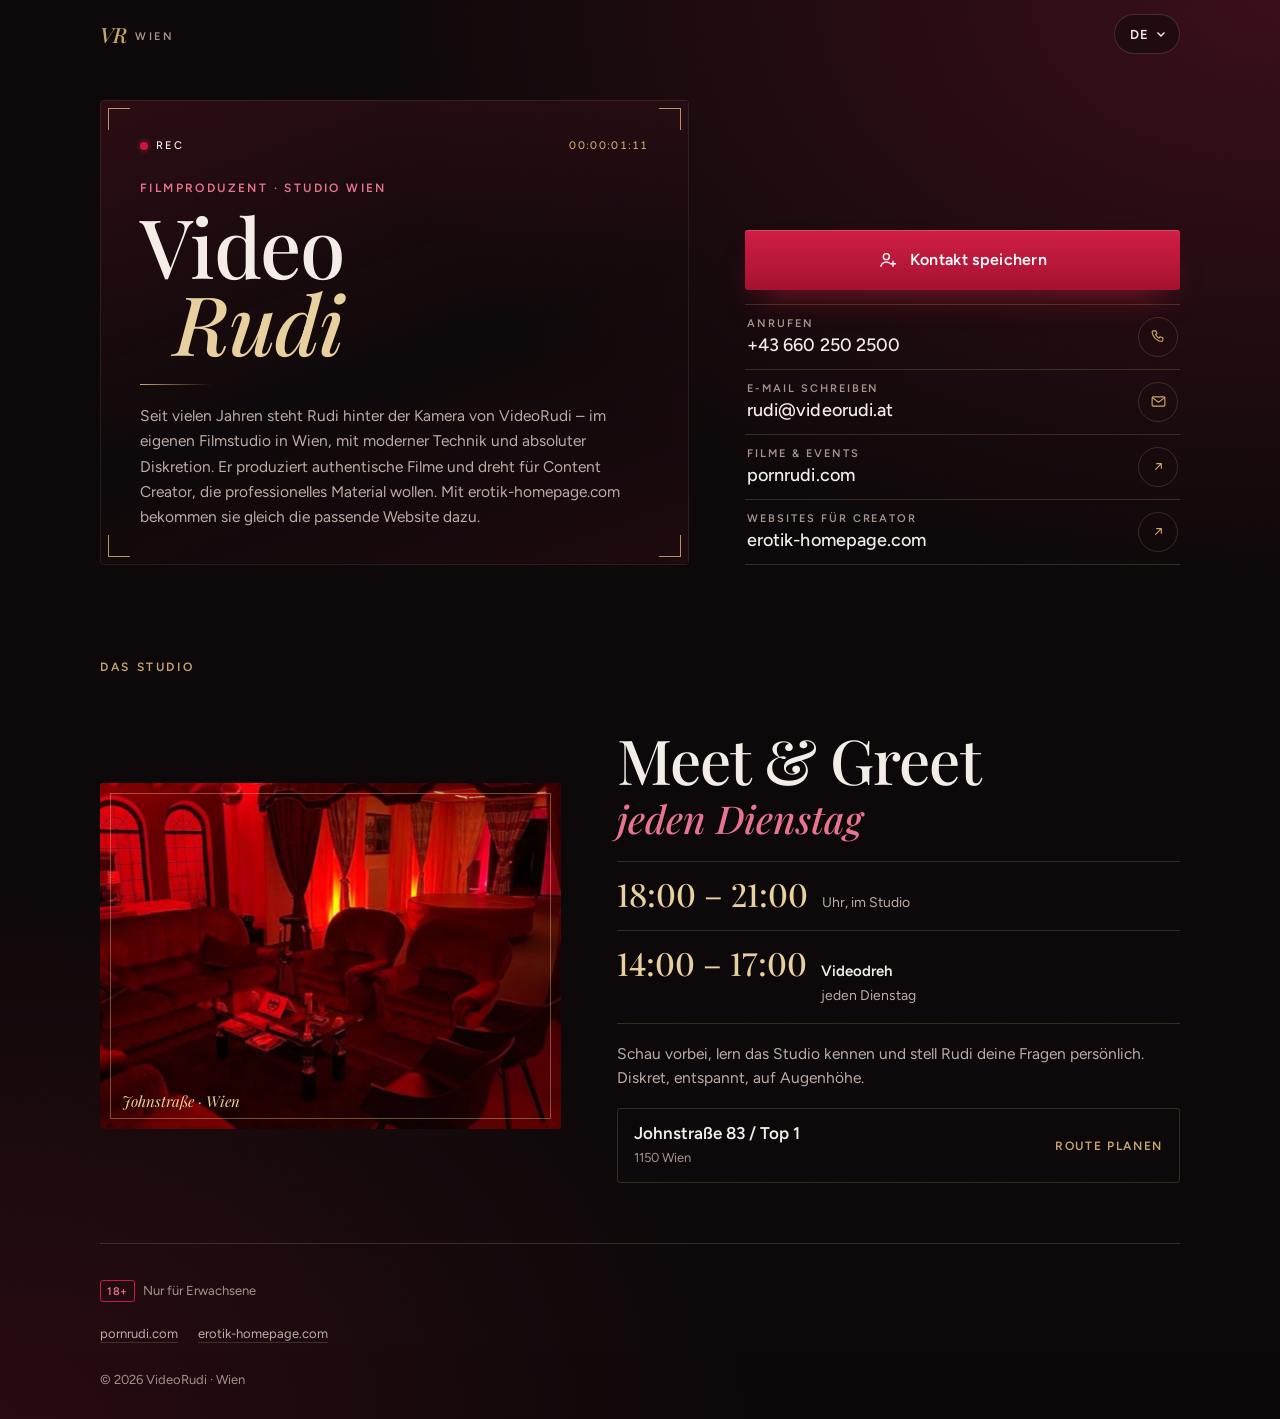
<file: Munkák/VideoRudi/index.html>
<!doctype html>
<html lang="de">
<head>
<meta charset="utf-8">
<meta name="viewport" content="width=device-width,initial-scale=1,viewport-fit=cover">
<title>VideoRudi · Filmstudio Wien</title>
<meta name="description" content="VideoRudi – Filmstudio Wien. Videodreh jeden Dienstag 14–17 Uhr, Meet &amp; Greet 18–21 Uhr, Johnstraße 83, 1150 Wien.">
<meta name="rating" content="adult">
<meta name="theme-color" content="#0c0809">
<meta property="og:title" content="VideoRudi · Filmstudio Wien">
<meta property="og:description" content="Filmproduzent · Studio Wien. Meet &amp; Greet jeden Dienstag, 18–21 Uhr.">
<meta property="og:type" content="profile">
<link rel="icon" href="data:image/svg+xml,%3Csvg xmlns='http://www.w3.org/2000/svg' viewBox='0 0 64 64'%3E%3Crect width='64' height='64' rx='14' fill='%230c0809'/%3E%3Ctext x='32' y='45' text-anchor='middle' font-family='Georgia,serif' font-style='italic' font-size='38' fill='%23c9a46a'%3ER%3C/text%3E%3C/svg%3E">
<link rel="preconnect" href="https://fonts.googleapis.com">
<link rel="preconnect" href="https://fonts.gstatic.com" crossorigin>
<link rel="stylesheet" href="https://fonts.googleapis.com/css2?family=Figtree:wght@400;500;600&family=Playfair+Display:ital,wght@0,400;0,500;0,600;1,400;1,500&display=swap">
<style>
  :root{
    --ink:#0c0809; --ink-2:#130b0d; --wine:#3b0c17; --wine-2:#5e1324;
    --crimson:#c8183f; --rose:#e8728f; --gold:#c9a46a; --gold-2:#e8cf9d;
    --text:#f4ede7; --dim:#bcaaa3; --faint:#a3918a; --line:rgba(201,164,106,.22);
    --serif:"Playfair Display",Georgia,"Times New Roman",serif;
    --sans:"Figtree",system-ui,-apple-system,"Segoe UI",sans-serif;
    --ease:cubic-bezier(.2,.7,.2,1);
  }
  *{box-sizing:border-box}
  html{-webkit-text-size-adjust:100%;background:var(--ink)}
  body{margin:0;min-height:100vh;color:var(--text);font:16px/1.55 var(--sans);-webkit-font-smoothing:antialiased;overflow-x:hidden;
    background:
      radial-gradient(120% 70% at 100% 0%,rgba(94,19,36,.55),transparent 60%),
      radial-gradient(90% 60% at 0% 100%,rgba(59,12,23,.6),transparent 65%),
      var(--ink)}
  a{color:inherit;text-decoration:none}
  .wrap{width:min(100% - 32px,520px);margin:0 auto}
  :focus-visible{outline:2px solid var(--gold-2);outline-offset:3px;border-radius:4px}

  /* Filmkorn: feines, warmes Rauschen über allem */
  .grain{position:fixed;inset:-50%;z-index:50;pointer-events:none;opacity:.07;mix-blend-mode:overlay;
    background-image:url("data:image/svg+xml,%3Csvg xmlns='http://www.w3.org/2000/svg' width='160' height='160'%3E%3Cfilter id='n'%3E%3CfeTurbulence type='fractalNoise' baseFrequency='.9' numOctaves='2' stitchTiles='stitch'/%3E%3C/filter%3E%3Crect width='100%25' height='100%25' filter='url(%23n)'/%3E%3C/svg%3E");
    animation:grain 1.2s steps(6) infinite}
  @keyframes grain{0%{transform:translate(0,0)}20%{transform:translate(-3%,2%)}40%{transform:translate(2%,-3%)}60%{transform:translate(-2%,-1%)}80%{transform:translate(3%,3%)}100%{transform:translate(0,0)}}

  /* ---------- Kopf ---------- */
  .top{display:flex;align-items:center;justify-content:space-between;padding:calc(14px + env(safe-area-inset-top)) 0 8px}
  .mark{font:italic 500 21px/1 var(--serif);color:var(--gold);letter-spacing:.01em}
  .mark span{font-style:normal;font:600 11px/1 var(--sans);letter-spacing:.22em;color:var(--faint);margin-left:8px;vertical-align:3px}
  .lang{position:relative}
  .lang-btn{display:inline-flex;align-items:center;gap:7px;min-height:40px;padding:0 13px 0 15px;border:1px solid var(--line);border-radius:999px;background:rgba(19,11,13,.6);color:var(--text);font:600 13px/1 var(--sans);letter-spacing:.08em;cursor:pointer}
  .lang-btn svg{width:10px;height:10px;transition:transform .25s var(--ease)}
  .lang-btn[aria-expanded=true] svg{transform:rotate(180deg)}
  .lang-list{position:absolute;right:0;top:calc(100% + 6px);z-index:20;margin:0;padding:6px;list-style:none;min-width:150px;border:1px solid var(--line);border-radius:14px;background:#160c0f;box-shadow:0 24px 50px -20px #000;
    opacity:0;transform:translateY(-6px);pointer-events:none;transition:opacity .2s,transform .2s var(--ease)}
  .lang-list.open{opacity:1;transform:none;pointer-events:auto}
  .lang-list button{display:flex;justify-content:space-between;align-items:center;width:100%;min-height:42px;padding:0 12px;border:0;border-radius:9px;background:none;color:var(--dim);font:500 14px var(--sans);cursor:pointer;text-align:left}
  .lang-list button b{font-weight:600;letter-spacing:.08em;color:var(--text);font-size:12px}
  .lang-list button:hover,.lang-list button[aria-current=true]{background:rgba(201,164,106,.1);color:var(--text)}
  .lang-list button[aria-current=true] b{color:var(--gold-2)}

  /* ---------- Karte (Sucher) ---------- */
  .card{position:relative;margin:14px 0 0;padding:26px 22px 24px;border-radius:4px;isolation:isolate;
    background:linear-gradient(160deg,rgba(94,19,36,.38),rgba(19,11,13,.2) 55%,rgba(59,12,23,.35));overflow:hidden}
  .card::before{content:"";position:absolute;inset:0;z-index:-1;border:1px solid rgba(201,164,106,.12)}
  /* Ecken des Suchers */
  .corner{position:absolute;width:22px;height:22px;border:solid var(--gold);border-width:0;opacity:.9}
  .c-tl{top:8px;left:8px;border-top-width:1.5px;border-left-width:1.5px}
  .c-tr{top:8px;right:8px;border-top-width:1.5px;border-right-width:1.5px}
  .c-bl{bottom:8px;left:8px;border-bottom-width:1.5px;border-left-width:1.5px}
  .c-br{bottom:8px;right:8px;border-bottom-width:1.5px;border-right-width:1.5px}
  /* Licht-Sweep beim Laden – als hätte der NFC-Tap die Karte eingeschaltet */
  .sweep{position:absolute;inset:-40% -60%;z-index:3;pointer-events:none;opacity:0;
    background:linear-gradient(105deg,transparent 38%,rgba(255,226,190,.07) 44%,rgba(255,236,210,.32) 50%,rgba(255,226,190,.07) 56%,transparent 62%)}
  .rec{display:flex;align-items:center;justify-content:space-between;font:500 11px/1 var(--sans);letter-spacing:.2em;color:var(--dim);text-transform:uppercase}
  .rec .dot{display:inline-flex;align-items:center;gap:8px;color:var(--text)}
  .rec .dot i{width:8px;height:8px;border-radius:50%;background:var(--crimson);box-shadow:0 0 0 3px rgba(200,24,63,.18);animation:rec 1.8s ease-in-out infinite}
  .rec .tc{font-variant-numeric:tabular-nums;letter-spacing:.12em;color:var(--gold)}
  @keyframes rec{0%,100%{opacity:1}50%{opacity:.25}}
  .kicker{margin:30px 0 10px;font:600 12px/1.3 var(--sans);letter-spacing:.2em;text-transform:uppercase;color:var(--rose)}
  .name{margin:0;font:500 clamp(52px,16vw,82px)/.95 var(--serif);letter-spacing:-.015em;color:var(--text)}
  .name .first{display:block}
  .name .last{display:block;font-style:italic;padding-left:.42em;color:var(--gold-2)}
  .rule{display:block;width:72px;height:1px;margin:22px 0 18px;background:linear-gradient(90deg,var(--gold),transparent)}
  .bio{margin:0;color:var(--dim);font-size:15.5px;line-height:1.62;max-width:34em}

  /* ---------- Aktionen ---------- */
  .save{position:relative;display:flex;align-items:center;justify-content:center;gap:12px;width:100%;min-height:60px;margin:22px 0 0;border-radius:3px;
    background:linear-gradient(180deg,#d01d45,#a3112f);color:#fff;font:600 16px/1 var(--sans);letter-spacing:.02em;
    box-shadow:0 1px 0 rgba(255,255,255,.18) inset,0 16px 34px -16px rgba(200,24,63,.75);transition:transform .15s var(--ease),filter .2s}
  .save::after{content:"";position:absolute;inset:-1px;border-radius:inherit;pointer-events:none;box-shadow:0 0 0 0 rgba(200,24,63,.45);animation:pulse 3.2s ease-out 2.4s infinite}
  @keyframes pulse{0%{box-shadow:0 0 0 0 rgba(200,24,63,.45)}70%,100%{box-shadow:0 0 0 14px rgba(200,24,63,0)}}
  .save:active{transform:scale(.985)}
  .save:hover{filter:brightness(1.07)}
  .save svg{width:20px;height:20px}
  .actions{margin:14px 0 0;padding:0;list-style:none;border-top:1px solid var(--line)}
  .actions a{display:grid;grid-template-columns:1fr auto;align-items:center;gap:4px 14px;min-height:64px;padding:12px 2px;border-bottom:1px solid var(--line);transition:background .2s,padding .25s var(--ease)}
  .actions a:hover{background:linear-gradient(90deg,rgba(201,164,106,.07),transparent);padding-left:8px}
  .actions .lbl{font:600 11px/1.2 var(--sans);letter-spacing:.18em;text-transform:uppercase;color:var(--faint)}
  .actions .val{grid-column:1;font:500 18px/1.2 var(--sans);letter-spacing:.005em;color:var(--text);overflow-wrap:anywhere}
  .actions .ico{grid-row:1/3;grid-column:2;display:grid;place-items:center;width:40px;height:40px;border:1px solid var(--line);border-radius:50%;color:var(--gold)}
  .actions .ico svg{width:17px;height:17px}
  .actions a:hover .ico{border-color:var(--gold);color:var(--gold-2)}

  /* ---------- Studio ---------- */
  .studio{padding:64px 0 24px}
  .eyebrow{margin:0 0 18px;font:600 12px/1 var(--sans);letter-spacing:.22em;text-transform:uppercase;color:var(--gold)}
  .photo{position:relative;margin:0;aspect-ratio:4/3;overflow:hidden;border-radius:3px;
    background:
      repeating-linear-gradient(90deg,rgba(0,0,0,.28) 0 14px,rgba(255,255,255,.02) 22px,rgba(0,0,0,.25) 36px),
      linear-gradient(180deg,#4a0f1c,#22080d 70%,#120709)}
  .photo img{position:absolute;inset:0;width:100%;height:118%;object-fit:cover;transform:translateY(var(--py,0px)) scale(1.06);will-change:transform}
  .photo::after{content:"";position:absolute;inset:10px;border:1px solid rgba(232,207,157,.38);pointer-events:none}
  .photo figcaption{position:absolute;left:22px;bottom:20px;font:italic 400 15px/1 var(--serif);color:var(--gold-2);text-shadow:0 1px 12px #000}
  .mg{margin:34px 0 0}
  .mg h2{margin:0;font:500 clamp(42px,12.5vw,62px)/1 var(--serif);letter-spacing:-.015em}
  .mg h2 em{display:block;font-style:italic;color:var(--rose);font-size:.62em;margin-top:8px;letter-spacing:0}
  .when{display:flex;align-items:baseline;gap:14px;margin:24px 0 0;padding:16px 0;border-top:1px solid var(--line);border-bottom:1px solid var(--line)}
  .when .t{font:500 32px/1 var(--serif);font-variant-numeric:lining-nums tabular-nums;color:var(--gold-2)}
  .when .d{color:var(--dim);font-size:14px}
  .when + .when{margin-top:0;border-top:0}
  .when .d b{display:block;margin-bottom:2px;color:var(--text);font-weight:600;font-size:15px}
  .invite{margin:18px 0 0;color:var(--dim);font-size:15.5px}
  .addr{display:flex;align-items:center;justify-content:space-between;gap:14px;min-height:64px;margin:18px 0 0;padding:14px 16px;border:1px solid var(--line);border-radius:3px;transition:border-color .2s,background .2s}
  .addr:hover{border-color:var(--gold);background:rgba(201,164,106,.05)}
  .addr b{display:block;font:600 17px/1.25 var(--sans)}
  .addr small{display:block;margin-top:4px;color:var(--faint);font-size:13px}
  .addr .go{flex:none;font:600 12px/1 var(--sans);letter-spacing:.14em;text-transform:uppercase;color:var(--gold)}

  /* ---------- Fuß ---------- */
  footer{padding:36px 0 calc(28px + env(safe-area-inset-bottom));margin-top:36px;border-top:1px solid var(--line);color:var(--faint);font-size:13px}
  .foot{display:flex;flex-wrap:wrap;align-items:center;gap:4px 20px}
  .age{flex-basis:100%;margin-bottom:6px}
  .foot a{display:inline-flex;align-items:center;min-height:44px;color:var(--dim);text-decoration:underline;text-decoration-color:var(--line);text-underline-offset:4px}
  .age{display:inline-flex;align-items:center;gap:8px}
  .age b{display:inline-grid;place-items:center;min-width:34px;height:22px;padding:0 6px;border:1px solid var(--crimson);border-radius:3px;color:var(--rose);font:600 11px/1 var(--sans);letter-spacing:.06em}
  .copy{margin-top:14px}

  /* ---------- Bewegung ---------- */
  .js .in{opacity:0;transform:translateY(14px)}
  .js .ready .in{animation:up .8s var(--ease) forwards;animation-delay:calc(var(--i,0) * 90ms + 650ms)}
  @keyframes up{to{opacity:1;transform:none}}
  .js .card{opacity:0;filter:brightness(.3)}
  .js .ready .card{animation:power 1.1s var(--ease) .1s forwards}
  @keyframes power{0%{opacity:0;filter:brightness(.3)}35%{opacity:1;filter:brightness(1.6)}100%{opacity:1;filter:none}}
  .js .ready .sweep{animation:sweep 1.5s cubic-bezier(.4,0,.2,1) .35s both}
  @keyframes sweep{0%{opacity:1;transform:translateX(-55%)}80%{opacity:1}100%{opacity:0;transform:translateX(55%)}}
  .js .corner{opacity:0;transform:scale(1.6)}
  .js .ready .corner{animation:corner .7s var(--ease) .15s forwards}
  @keyframes corner{to{opacity:.9;transform:none}}
  .js .reveal{opacity:0;transform:translateY(26px);transition:opacity .9s var(--ease),transform .9s var(--ease)}
  .js .reveal.seen{opacity:1;transform:none}
  @media (prefers-reduced-motion:reduce){
    *,*::before,*::after{animation:none!important;transition:none!important}
    .js .in,.js .card,.js .corner,.js .reveal{opacity:1!important;transform:none!important;filter:none!important}
    .grain{display:none}
    .photo img{transform:scale(1.02)!important}
  }

  @media (min-width:760px){
    .wrap{width:min(100% - 64px,1080px)}
    .hero{display:grid;grid-template-columns:1.15fr .85fr;gap:56px;align-items:end;padding-top:24px}
    .card{padding:40px 40px 36px}
    .studio{display:grid;grid-template-columns:.9fr 1.1fr;gap:56px;align-items:center;padding-top:96px}
    .studio .eyebrow{grid-column:1/-1;margin:0}
    .mg{margin:0}
    .photo{aspect-ratio:4/3}
  }
</style>
</head>
<body>
<div class="grain" aria-hidden="true"></div>

<div class="wrap" id="app">
  <header class="top">
    <span class="mark">VR<span>WIEN</span></span>
    <div class="lang">
      <button class="lang-btn" id="langBtn" type="button" aria-expanded="false" aria-controls="langList">
        <span class="sr-label" id="langCode">DE</span>
        <svg viewBox="0 0 10 10" aria-hidden="true"><path d="M1.5 3.5 5 7l3.5-3.5" fill="none" stroke="currentColor" stroke-width="1.4"/></svg>
      </button>
      <ul class="lang-list" id="langList" aria-label="Sprache"></ul>
    </div>
  </header>

  <main>
    <!-- ===== 1 · Visitenkarte ===== -->
    <section class="hero" aria-labelledby="name">
      <div class="card">
        <span class="corner c-tl"></span><span class="corner c-tr"></span><span class="corner c-bl"></span><span class="corner c-br"></span>
        <span class="sweep" aria-hidden="true"></span>
        <div class="rec" aria-hidden="true"><span class="dot"><i></i>Rec</span><span class="tc" id="tc">00:00:00:00</span></div>
        <p class="kicker" data-i18n="kicker">Filmproduzent · Studio Wien</p>
        <h1 class="name" id="name"><span class="first">Video</span><span class="last">Rudi</span></h1>
        <span class="rule" aria-hidden="true"></span>
        <p class="bio" data-i18n="bio">Seit vielen Jahren steht Rudi hinter der Kamera von VideoRudi – im eigenen Filmstudio in Wien, mit moderner Technik und absoluter Diskretion. Er produziert authentische Filme und dreht für Content Creator, die professionelles Material wollen. Mit erotik-homepage.com bekommen sie gleich die passende Website dazu.</p>
      </div>

      <div class="cta">
        <a class="save in" style="--i:0" href="videorudi.vcf" download="VideoRudi.vcf">
          <svg viewBox="0 0 24 24" fill="none" stroke="currentColor" stroke-width="1.6" stroke-linecap="round" stroke-linejoin="round" aria-hidden="true"><circle cx="10" cy="8" r="3.6"/><path d="M3.5 19.5c.9-3.3 3.4-5 6.5-5 1.4 0 2.6.3 3.6 1M18 13.5v6M15 16.5h6"/></svg>
          <span data-i18n="save">Kontakt speichern</span>
        </a>
        <ul class="actions">
          <li class="in" style="--i:1"><a href="tel:+436602502500">
            <span class="lbl" data-i18n="call">Anrufen</span><span class="val">+43 660 250 2500</span>
            <span class="ico" aria-hidden="true"><svg viewBox="0 0 24 24" fill="none" stroke="currentColor" stroke-width="1.6" stroke-linecap="round" stroke-linejoin="round"><path d="M5 4h3.2l1.6 4-2 1.3a11 11 0 0 0 5 5l1.3-2 4 1.6V17a2 2 0 0 1-2 2A15 15 0 0 1 3 6a2 2 0 0 1 2-2z"/></svg></span></a></li>
          <li class="in" style="--i:2"><a href="mailto:rudi@videorudi.at">
            <span class="lbl" data-i18n="mail">E-Mail schreiben</span><span class="val">rudi@videorudi.at</span>
            <span class="ico" aria-hidden="true"><svg viewBox="0 0 24 24" fill="none" stroke="currentColor" stroke-width="1.6" stroke-linecap="round" stroke-linejoin="round"><rect x="3" y="5.5" width="18" height="13" rx="1.5"/><path d="m3.5 6.5 8.5 6.5 8.5-6.5"/></svg></span></a></li>
          <li class="in" style="--i:3"><a href="https://pornrudi.com" target="_blank" rel="noopener">
            <span class="lbl" data-i18n="web1">Filme &amp; Events</span><span class="val">pornrudi.com</span>
            <span class="ico" aria-hidden="true"><svg viewBox="0 0 24 24" fill="none" stroke="currentColor" stroke-width="1.6" stroke-linecap="round" stroke-linejoin="round"><path d="M8 16 16 8M9.5 8H16v6.5"/></svg></span></a></li>
          <li class="in" style="--i:4"><a href="https://erotik-homepage.com" target="_blank" rel="noopener">
            <span class="lbl" data-i18n="web2">Websites für Creator</span><span class="val">erotik-homepage.com</span>
            <span class="ico" aria-hidden="true"><svg viewBox="0 0 24 24" fill="none" stroke="currentColor" stroke-width="1.6" stroke-linecap="round" stroke-linejoin="round"><path d="M8 16 16 8M9.5 8H16v6.5"/></svg></span></a></li>
        </ul>
      </div>
    </section>

    <!-- ===== 2 · Studio & Meet & Greet ===== -->
    <section class="studio" aria-labelledby="mgTitle">
      <p class="eyebrow reveal" data-i18n="studio">Das Studio</p>
      <figure class="photo reveal" id="photo">
        <img src="img/studio.jpg" alt="Das Filmstudio von VideoRudi in Wien" data-i18n-alt="alt" width="1360" height="1011" loading="lazy" decoding="async" onerror="this.remove()">
        <figcaption>Johnstraße · Wien</figcaption>
      </figure>
      <div class="mg reveal">
        <h2 id="mgTitle">Meet &amp; Greet<em data-i18n="day">jeden Dienstag</em></h2>
        <div class="when"><span class="t">18:00 – 21:00</span><span class="d" data-i18n="hours">Uhr, im Studio</span></div>
        <div class="when shoot"><span class="t">14:00 – 17:00</span><span class="d"><b data-i18n="shoot">Videodreh</b><span data-i18n="day">jeden Dienstag</span></span></div>
        <p class="invite" data-i18n="invite">Schau vorbei, lern das Studio kennen und stell Rudi deine Fragen persönlich. Diskret, entspannt, auf Augenhöhe.</p>
        <a class="addr" href="https://www.google.com/maps/search/?api=1&amp;query=Johnstra%C3%9Fe+83%2C+1150+Wien" target="_blank" rel="noopener">
          <span><b>Johnstraße 83 / Top 1</b><small>1150 Wien</small></span>
          <span class="go" data-i18n="route">Route planen</span>
        </a>
      </div>
    </section>
  </main>

  <footer>
    <div class="foot">
      <span class="age"><b>18+</b><span data-i18n="adult">Nur für Erwachsene</span></span>
      <a href="https://pornrudi.com" target="_blank" rel="noopener">pornrudi.com</a>
      <a href="https://erotik-homepage.com" target="_blank" rel="noopener">erotik-homepage.com</a>
    </div>
    <div class="copy">© <span id="year">2026</span> VideoRudi · Wien</div>
  </footer>
</div>

<script>
(function(){
  "use strict";
  var d = document.documentElement;
  d.classList.add("js");
  var reduce = window.matchMedia && matchMedia("(prefers-reduced-motion: reduce)").matches;

  // ---------- Sprachen (startet IMMER auf Deutsch) ----------
  var LANGS = [["de","Deutsch"],["en","English"],["pl","Polski"],["cs","Čeština"],["tr","Türkçe"],["ru","Русский"],["hu","Magyar"]];
  var T = {
    de:{shoot:"Videodreh",kicker:"Filmproduzent · Studio Wien",
      bio:"Seit vielen Jahren steht Rudi hinter der Kamera von VideoRudi – im eigenen Filmstudio in Wien, mit moderner Technik und absoluter Diskretion. Er produziert authentische Filme und dreht für Content Creator, die professionelles Material wollen. Mit erotik-homepage.com bekommen sie gleich die passende Website dazu.",
      save:"Kontakt speichern",call:"Anrufen",mail:"E-Mail schreiben",web1:"Filme & Events",web2:"Websites für Creator",
      studio:"Das Studio",day:"jeden Dienstag",hours:"Uhr, im Studio",
      invite:"Schau vorbei, lern das Studio kennen und stell Rudi deine Fragen persönlich. Diskret, entspannt, auf Augenhöhe.",
      route:"Route planen",adult:"Nur für Erwachsene",alt:"Das Filmstudio von VideoRudi in Wien",lang:"Sprache"},
    en:{shoot:"Video shoot",kicker:"Film producer · Vienna studio",
      bio:"For years, Rudi has been the man behind the camera at VideoRudi – in his own film studio in Vienna, with modern equipment and complete discretion. He produces authentic films and shoots for content creators who want professional footage. And with erotik-homepage.com, they get the website to match.",
      save:"Save contact",call:"Call",mail:"Send an email",web1:"Films & events",web2:"Websites for creators",
      studio:"The studio",day:"every Tuesday",hours:"at the studio",
      invite:"Drop by, see the studio and ask Rudi your questions in person. Discreet, relaxed, no pretence.",
      route:"Get directions",adult:"Adults only",alt:"The VideoRudi film studio in Vienna",lang:"Language"},
    pl:{shoot:"Nagrania wideo",kicker:"Producent filmowy · Studio w Wiedniu",
      bio:"Od wielu lat Rudi stoi za kamerą VideoRudi – we własnym studiu filmowym w Wiedniu, z nowoczesnym sprzętem i pełną dyskrecją. Produkuje autentyczne filmy i nagrywa dla twórców, którzy chcą profesjonalnego materiału. A dzięki erotik-homepage.com od razu dostają do tego własną stronę.",
      save:"Zapisz kontakt",call:"Zadzwoń",mail:"Napisz e-mail",web1:"Filmy i eventy",web2:"Strony dla twórców",
      studio:"Studio",day:"w każdy wtorek",hours:"w studiu",
      invite:"Wpadnij, zobacz studio i zapytaj Rudiego o wszystko osobiście. Dyskretnie, na luzie, jak równy z równym.",
      route:"Wyznacz trasę",adult:"Tylko dla dorosłych",alt:"Studio filmowe VideoRudi w Wiedniu",lang:"Język"},
    cs:{shoot:"Natáčení videa",kicker:"Filmový producent · Studio Vídeň",
      bio:"Už mnoho let stojí Rudi za kamerou VideoRudi – ve vlastním filmovém studiu ve Vídni, s moderní technikou a naprostou diskrétností. Natáčí autentické filmy a točí pro tvůrce obsahu, kteří chtějí profesionální materiál. A s erotik-homepage.com k tomu rovnou dostanou i vlastní web.",
      save:"Uložit kontakt",call:"Zavolat",mail:"Napsat e-mail",web1:"Filmy a akce",web2:"Weby pro tvůrce",
      studio:"Studio",day:"každé úterý",hours:"ve studiu",
      invite:"Zastav se, prohlédni si studio a zeptej se Rudiho na cokoli osobně. Diskrétně, v klidu, bez přetvářky.",
      route:"Naplánovat trasu",adult:"Pouze pro dospělé",alt:"Filmové studio VideoRudi ve Vídni",lang:"Jazyk"},
    tr:{shoot:"Video çekimi",kicker:"Film yapımcısı · Viyana stüdyosu",
      bio:"Rudi yıllardır VideoRudi'nin kamerasının arkasında – Viyana'daki kendi film stüdyosunda, modern ekipmanla ve tam bir gizlilikle. Özgün filmler üretiyor ve profesyonel çekim isteyen içerik üreticileri için çekim yapıyor. erotik-homepage.com ile de onlara yakışan web sitesini hazırlıyor.",
      save:"Kişiyi kaydet",call:"Ara",mail:"E-posta gönder",web1:"Filmler ve etkinlikler",web2:"İçerik üreticilerine web sitesi",
      studio:"Stüdyo",day:"her salı",hours:"stüdyoda",
      invite:"Uğra, stüdyoyu tanı ve sorularını Rudi'ye yüz yüze sor. Gizli, rahat ve samimi.",
      route:"Yol tarifi al",adult:"Yalnızca yetişkinler için",alt:"VideoRudi'nin Viyana'daki film stüdyosu",lang:"Dil"},
    ru:{shoot:"Видеосъёмка",kicker:"Кинопродюсер · Студия в Вене",
      bio:"Уже много лет Руди стоит за камерой VideoRudi – в собственной киностудии в Вене, с современной техникой и полной конфиденциальностью. Он снимает аутентичные фильмы и работает с авторами контента, которым нужен профессиональный материал. А с erotik-homepage.com они сразу получают и собственный сайт.",
      save:"Сохранить контакт",call:"Позвонить",mail:"Написать письмо",web1:"Фильмы и мероприятия",web2:"Сайты для авторов",
      studio:"Студия",day:"каждый вторник",hours:"в студии",
      invite:"Заходи, посмотри студию и задай Руди свои вопросы лично. Деликатно, спокойно, на равных.",
      route:"Проложить маршрут",adult:"Только для взрослых",alt:"Киностудия VideoRudi в Вене",lang:"Язык"},
    hu:{shoot:"Videóforgatás",kicker:"Filmproducer · Bécsi stúdió",
      bio:"Rudi évek óta a VideoRudi kamerája mögött áll – saját bécsi filmstúdiójában, modern technikával és teljes diszkrécióval. Hiteles filmeket készít, és azoknak a tartalomkészítőknek forgat, akik profi felvételeket szeretnének. Az erotik-homepage.com-mal pedig a hozzájuk illő weboldalt is megkapják.",
      save:"Névjegy mentése",call:"Hívás",mail:"E-mail írása",web1:"Filmek és események",web2:"Weboldalak alkotóknak",
      studio:"A stúdió",day:"minden kedden",hours:"a stúdióban",
      invite:"Ugorj be, nézd meg a stúdiót, és kérdezd Rudit személyesen. Diszkréten, lazán, egyenrangú félként.",
      route:"Útvonaltervezés",adult:"Csak felnőtteknek",alt:"A VideoRudi filmstúdiója Bécsben",lang:"Nyelv"}
  };
  var btn = document.getElementById("langBtn"), list = document.getElementById("langList"), cur = "de";
  function setLang(l){
    var t = T[l]; if(!t) return; cur = l;
    d.lang = l;
    Array.prototype.forEach.call(document.querySelectorAll("[data-i18n]"), function(el){ var k = el.getAttribute("data-i18n"); if(t[k] != null) el.textContent = t[k]; });
    Array.prototype.forEach.call(document.querySelectorAll("[data-i18n-alt]"), function(el){ var k = el.getAttribute("data-i18n-alt"); if(t[k] != null) el.alt = t[k]; });
    document.getElementById("langCode").textContent = l.toUpperCase();
    btn.setAttribute("aria-label", t.lang + ": " + l.toUpperCase());
    list.setAttribute("aria-label", t.lang);
    Array.prototype.forEach.call(list.querySelectorAll("button"), function(b){ b.setAttribute("aria-current", b.dataset.l === l ? "true" : "false"); });
  }
  LANGS.forEach(function(x){
    var li = document.createElement("li"), b = document.createElement("button");
    b.type = "button"; b.dataset.l = x[0]; b.lang = x[0];
    b.innerHTML = "<span></span><b></b>"; b.firstChild.textContent = x[1]; b.lastChild.textContent = x[0].toUpperCase();
    b.addEventListener("click", function(){ setLang(x[0]); toggle(false); btn.focus(); });
    li.appendChild(b); list.appendChild(li);
  });
  function toggle(open){ list.classList.toggle("open", open); btn.setAttribute("aria-expanded", open ? "true" : "false"); }
  btn.addEventListener("click", function(e){ e.stopPropagation(); toggle(!list.classList.contains("open")); });
  document.addEventListener("click", function(e){ if(!list.contains(e.target)) toggle(false); });
  document.addEventListener("keydown", function(e){ if(e.key === "Escape") toggle(false); });
  setLang("de");

  document.getElementById("year").textContent = new Date().getFullYear();

  // ---------- Karte „einschalten“ + laufender Timecode ----------
  requestAnimationFrame(function(){ document.getElementById("app").classList.add("ready"); });
  var tc = document.getElementById("tc"), t0 = performance.now();
  function pad(n){ return (n < 10 ? "0" : "") + n; }
  function tick(now){
    var ms = now - t0, f = Math.floor(ms / 40) % 25, s = Math.floor(ms / 1000);
    tc.textContent = pad(Math.floor(s / 3600)) + ":" + pad(Math.floor(s / 60) % 60) + ":" + pad(s % 60) + ":" + pad(f);
    requestAnimationFrame(tick);
  }
  if (!reduce) requestAnimationFrame(tick);

  // ---------- Abschnitt 2 beim Scrollen + langsamer Parallax ----------
  var rev = document.querySelectorAll(".reveal");
  if ("IntersectionObserver" in window && !reduce) {
    var io = new IntersectionObserver(function(es){ es.forEach(function(e){ if(e.isIntersecting){ e.target.classList.add("seen"); io.unobserve(e.target); } }); }, { rootMargin: "0px 0px -12% 0px" });
    Array.prototype.forEach.call(rev, function(el){ io.observe(el); });
    var photo = document.getElementById("photo"), raf = 0;
    addEventListener("scroll", function(){
      if (raf) return;
      raf = requestAnimationFrame(function(){
        raf = 0;
        var r = photo.getBoundingClientRect(), vh = innerHeight;
        if (r.bottom < 0 || r.top > vh) return;
        // Bild ist 118 % hoch → zwischen 0 und −15 % verschieben, nie eine Kante zeigen
        var p = Math.max(-1, Math.min(1, (r.top + r.height / 2 - vh / 2) / vh));
        photo.style.setProperty("--py", (-7.5 - p * 7).toFixed(2) + "%");
      });
    }, { passive: true });
  } else {
    Array.prototype.forEach.call(rev, function(el){ el.classList.add("seen"); });
  }
})();
</script>
</body>
</html>
</file>
